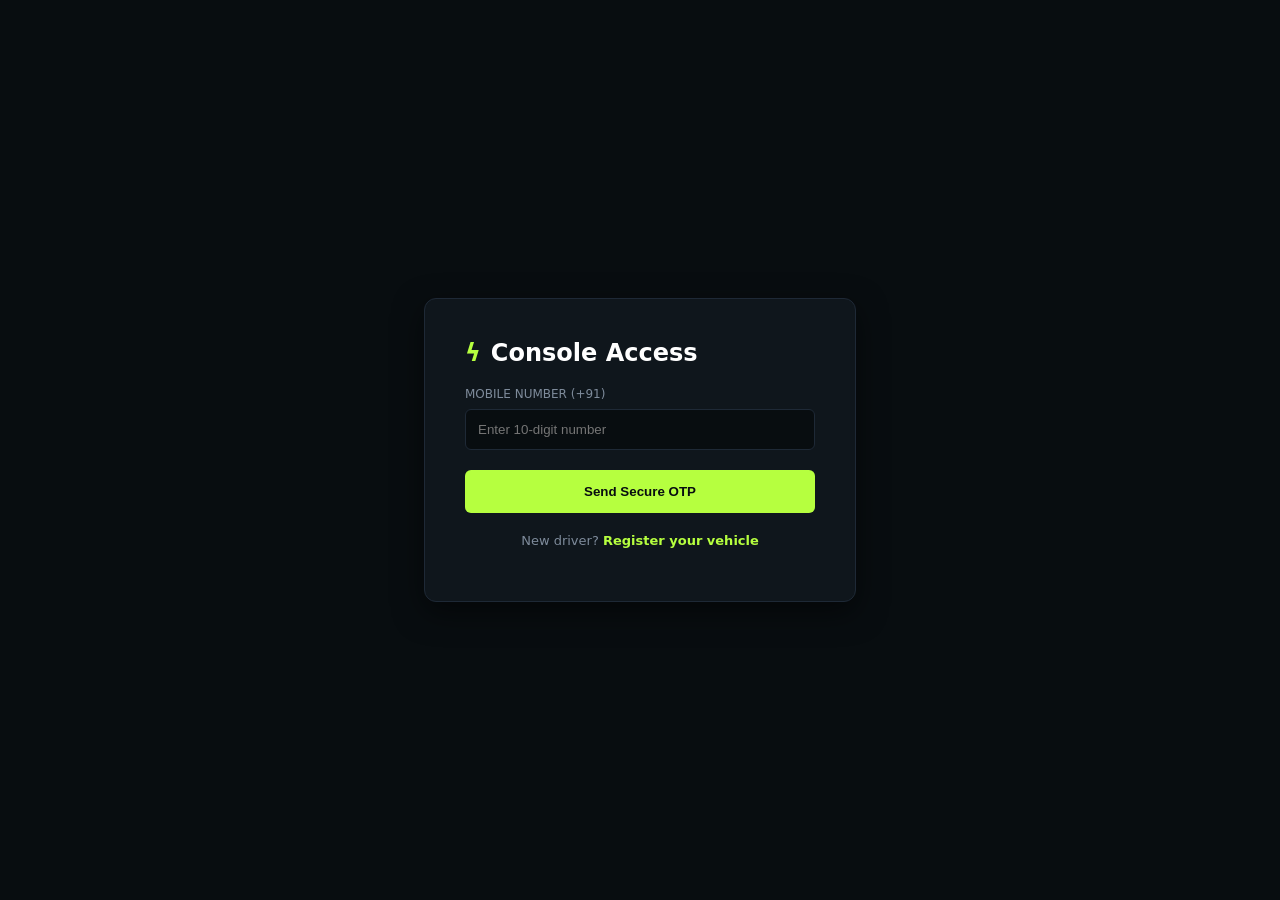
<file: templates/login.html>
<!DOCTYPE html>
<html lang="en">
<head>
<meta charset="UTF-8"><meta name="viewport" content="width=device-width,initial-scale=1.0">
<title>Driver Login</title>
<style>
  :root { --bg: #080d10; --card: #0f161c; --border: #1e2936; --accent: #b6ff3f; --text: #f0f4f8; }
  body { font-family: 'Segoe UI', system-ui, sans-serif; background: var(--bg); color: var(--text); display: flex; justify-content: center; align-items: center; height: 100vh; margin: 0; }
  .box { background: var(--card); border: 1px solid var(--border); padding: 40px; border-radius: 12px; width: 350px; box-shadow: 0 10px 30px rgba(0,0,0,0.5); }
  h2 { margin-top: 0; color: #fff; display: flex; align-items: center; gap: 10px; font-size: 24px; }
  h2 span { color: var(--accent); }
  label { display: block; margin-bottom: 8px; font-size: 12px; text-transform: uppercase; color: #7e8b9b; }
  input { width: 100%; padding: 12px; background: #080d10; border: 1px solid var(--border); border-radius: 6px; color: #fff; margin-bottom: 20px; box-sizing: border-box; }
  button { width: 100%; padding: 14px; background: var(--accent); color: #080d10; font-weight: bold; border: none; border-radius: 6px; cursor: pointer; }
  .err { color: #ff4d4d; font-size: 13px; margin-top: 10px; display: none; }
  #demoOtpDisplay { text-align: center; color: var(--accent); font-weight: bold; margin-bottom: 15px; font-size: 15px; background: #1a2721; padding: 10px; border-radius: 6px; border: 1px dashed var(--accent); }
</style>
</head>
<body>
  <div class="box">
    <h2><span>ϟ</span> Console Access</h2>
    
    <div id="step1">
      <label>Mobile Number (+91)</label>
      <input type="tel" id="mobile" placeholder="Enter 10-digit number">
      <button id="sendBtn">Send Secure OTP</button>
      <div id="err1" class="err"></div>
      <p style="text-align:center; margin-top:20px; font-size:13px; color:#7e8b9b;">New driver? <a href="/register" style="color:#b6ff3f; text-decoration:none; font-weight:bold;">Register your vehicle</a></p>
    </div>

    <div id="step2" style="display:none;">
      <div id="demoOtpDisplay"></div>
      <label>Enter 6-Digit OTP</label>
      <input type="text" id="otp" placeholder="••••••">
      <button id="verifyBtn">Verify & Launch</button>
      <div id="err2" class="err"></div>
    </div>

  </div>
  
  <script>
    document.getElementById("sendBtn").onclick = async () => {
      const mobile = document.getElementById("mobile").value;
      const err = document.getElementById("err1");
      
      const res = await fetch("/api/login", { 
        method: "POST", headers: {"Content-Type":"application/json"}, body: JSON.stringify({mobile}) 
      });
      const data = await res.json();
      
      if(data.success) { 
        document.getElementById("step1").style.display = "none"; 
        document.getElementById("step2").style.display = "block"; 
        // Display the OTP directly in the UI for the demo
        document.getElementById("demoOtpDisplay").textContent = "Demo OTP: " + data.demo_otp;
      } else { 
        err.textContent = data.message; err.style.display = "block"; 
      }
    };

    document.getElementById("verifyBtn").onclick = async () => {
      const mobile = document.getElementById("mobile").value;
      const otp = document.getElementById("otp").value;
      const err = document.getElementById("err2");
      
      const res = await fetch("/api/verify", { 
        method: "POST", headers: {"Content-Type":"application/json"}, body: JSON.stringify({mobile, otp}) 
      });
      const data = await res.json();
      
      if(data.success) {
        window.location.href = data.redirect;
      } else { 
        err.textContent = data.message; err.style.display = "block"; 
      }
    };
  </script>
</body>
</html>
</file>
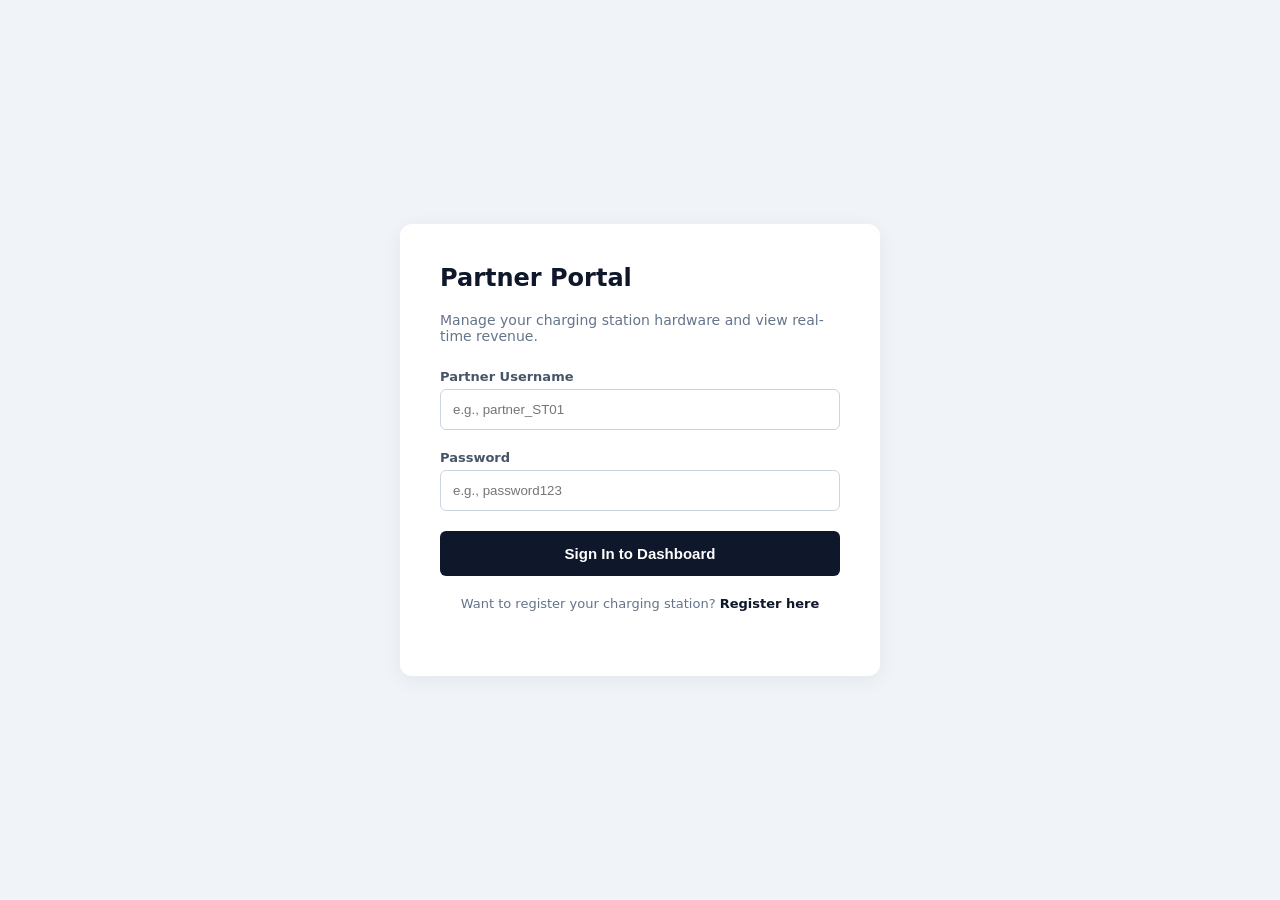
<file: templates/partner_login.html>
<!DOCTYPE html>
<html lang="en">
<head>
<meta charset="UTF-8"><meta name="viewport" content="width=device-width,initial-scale=1.0">
<title>CPO Partner Portal</title>
<style>
  body { font-family: 'Segoe UI', system-ui, sans-serif; background: #f0f4f8; display: flex; justify-content: center; align-items: center; height: 100vh; margin: 0; }
  .login-box { background: white; padding: 40px; border-radius: 12px; box-shadow: 0 4px 20px rgba(0,0,0,0.06); width: 100%; max-width: 400px; }
  h2 { margin-top: 0; color: #0f172a; font-size: 24px; }
  p { color: #64748b; font-size: 14px; margin-bottom: 25px; }
  .form-group { margin-bottom: 20px; }
  label { display: block; margin-bottom: 5px; color: #475569; font-size: 13px; font-weight: bold; }
  input { width: 100%; padding: 12px; border: 1px solid #cbd5e1; border-radius: 6px; box-sizing: border-box; }
  button { width: 100%; padding: 14px; background: #0f172a; color: white; border: none; border-radius: 6px; font-weight: bold; font-size: 15px; cursor: pointer; }
  .err { color: #ef4444; font-size: 13px; margin-top: 10px; display: none; }
</style>
</head>
<body>
  <div class="login-box">
    <h2>Partner Portal</h2>
    <p>Manage your charging station hardware and view real-time revenue.</p>
    <div class="form-group"><label>Partner Username</label><input type="text" id="username" placeholder="e.g., partner_ST01"></div>
    <div class="form-group"><label>Password</label><input type="password" id="password" placeholder="e.g., password123"></div>
    <button id="loginBtn">Sign In to Dashboard</button>
    <div id="loginErr" class="err"></div>
    
    <p style="text-align:center; margin-top:20px; font-size:13px; color:#64748b;">
      Want to register your charging station? <a href="/partner/register" style="color:#0f172a; font-weight:bold; text-decoration:none;">Register here</a>
    </p>
  </div>
  <script>
    document.getElementById("loginBtn").onclick = async () => {
      const u = document.getElementById("username").value;
      const p = document.getElementById("password").value;
      const err = document.getElementById("loginErr");
      const res = await fetch("/api/partner/login", { method: "POST", headers: {"Content-Type":"application/json"}, body: JSON.stringify({username: u, password: p}) });
      const data = await res.json();
      if(data.success) window.location.href = data.redirect;
      else { err.textContent = data.message; err.style.display = "block"; }
    };
  </script>
</body>
</html>
</file>
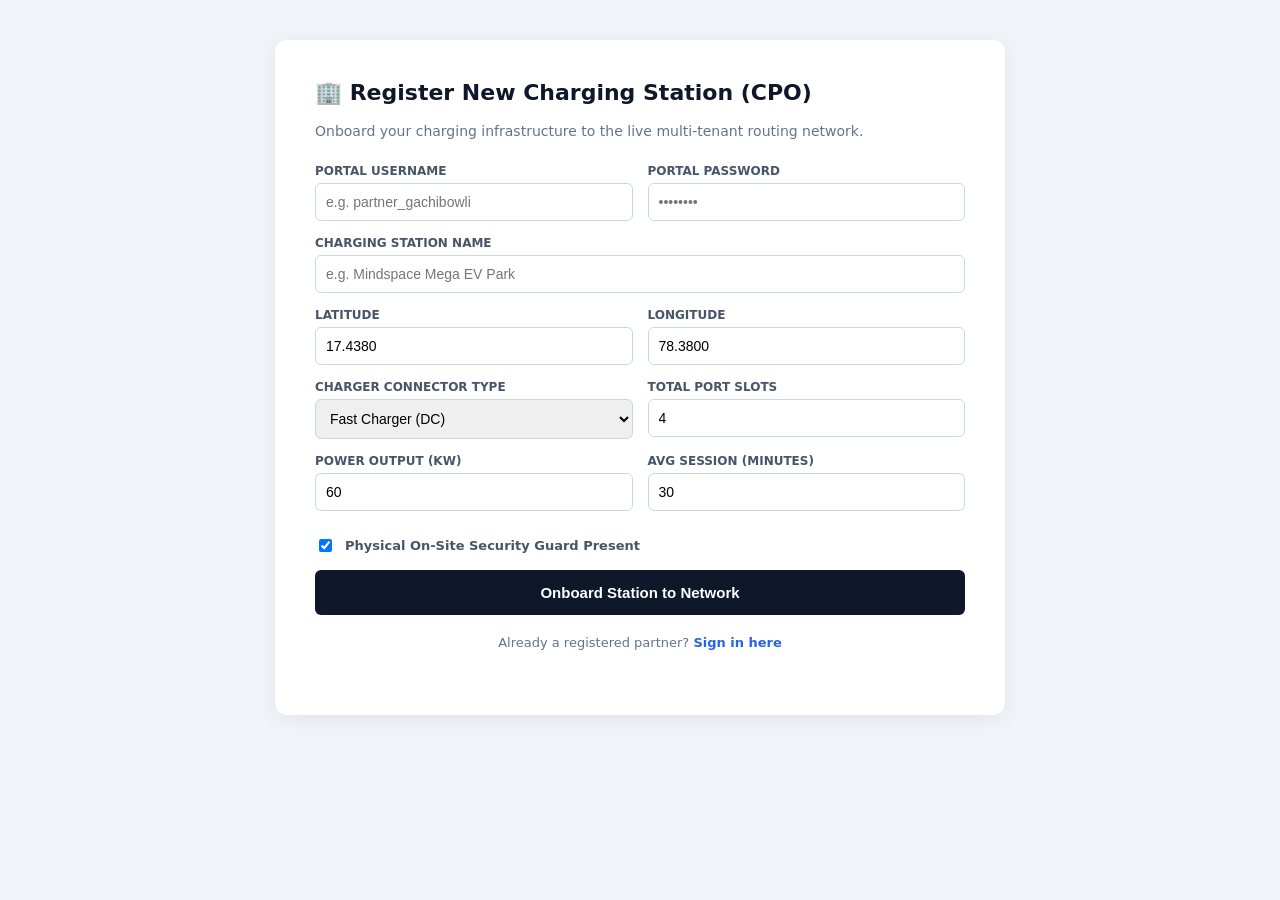
<file: templates/partner_register.html>
<!DOCTYPE html>
<html lang="en">
<head>
<meta charset="UTF-8"><meta name="viewport" content="width=device-width,initial-scale=1.0">
<title>CPO Station Registration - Partner Hub</title>
<style>
  body { font-family: 'Segoe UI', system-ui, sans-serif; background: #f0f4f8; margin: 0; padding: 40px 20px; display: flex; justify-content: center; }
  .container { background: white; border-radius: 12px; box-shadow: 0 4px 20px rgba(0,0,0,0.06); width: 100%; max-width: 650px; padding: 40px; }
  h2 { margin-top: 0; color: #0f172a; font-size: 22px; }
  p { color: #64748b; font-size: 14px; margin-bottom: 25px; }
  .grid-2 { display: grid; grid-template-columns: 1fr 1fr; gap: 15px; }
  .form-group { margin-bottom: 15px; }
  label { display: block; margin-bottom: 5px; color: #475569; font-size: 12px; font-weight: bold; text-transform: uppercase; }
  input, select { width: 100%; padding: 10px; border: 1px solid #cbd5e1; border-radius: 6px; box-sizing: border-box; font-size: 14px; }
  button { width: 100%; padding: 14px; background: #0f172a; color: white; border: none; border-radius: 6px; font-weight: bold; font-size: 15px; cursor: pointer; margin-top: 15px; }
  .err { color: #ef4444; font-size: 13px; margin-top: 10px; display: none; font-weight: bold; }
  .switch-row { display: flex; align-items: center; gap: 10px; margin-top: 10px; }
</style>
</head>
<body>
  <div class="container">
    <h2>🏢 Register New Charging Station (CPO)</h2>
    <p>Onboard your charging infrastructure to the live multi-tenant routing network.</p>

    <div class="grid-2">
      <div class="form-group"><label>Portal Username</label><input type="text" id="pUser" placeholder="e.g. partner_gachibowli" required></div>
      <div class="form-group"><label>Portal Password</label><input type="password" id="pPass" placeholder="••••••••" required></div>
    </div>

    <div class="form-group"><label>Charging Station Name</label><input type="text" id="pName" placeholder="e.g. Mindspace Mega EV Park" required></div>

    <div class="grid-2">
      <div class="form-group"><label>Latitude</label><input type="number" id="pLat" step="0.0001" value="17.4380"></div>
      <div class="form-group"><label>Longitude</label><input type="number" id="pLon" step="0.0001" value="78.3800"></div>
    </div>

    <div class="grid-2">
      <div class="form-group"><label>Charger Connector Type</label>
        <select id="pType"><option value="Fast Charger">Fast Charger (DC)</option><option value="CCS">CCS-2</option><option value="Type 2">Type 2 (AC)</option></select>
      </div>
      <div class="form-group"><label>Total Port Slots</label><input type="number" id="pSlots" value="4" min="1" max="20"></div>
    </div>

    <div class="grid-2">
      <div class="form-group"><label>Power Output (kW)</label><input type="number" id="pKw" value="60"></div>
      <div class="form-group"><label>Avg Session (Minutes)</label><input type="number" id="pMin" value="30"></div>
    </div>

    <div class="switch-row">
      <input type="checkbox" id="pGuard" checked style="width: auto;">
      <label for="pGuard" style="margin: 0; text-transform: none; font-size: 13px;">Physical On-Site Security Guard Present</label>
    </div>

    <button id="pRegBtn">Onboard Station to Network</button>
    <div id="pErr" class="err"></div>

    <p style="text-align: center; margin-top: 20px; font-size: 13px;">Already a registered partner? <a href="/partner" style="color:#2563eb; font-weight: bold; text-decoration: none;">Sign in here</a></p>
  </div>

  <script>
    document.getElementById("pRegBtn").onclick = async () => {
      const payload = {
        username: document.getElementById("pUser").value, password: document.getElementById("pPass").value, station_name: document.getElementById("pName").value,
        lat: document.getElementById("pLat").value, lon: document.getElementById("pLon").value, charger_type: document.getElementById("pType").value,
        total_slots: document.getElementById("pSlots").value, speed_kw: document.getElementById("pKw").value, charging_minutes: document.getElementById("pMin").value, guard_present: document.getElementById("pGuard").checked
      };
      const errBox = document.getElementById("pErr"); errBox.style.display = "none";
      try {
        const res = await fetch("/api/partner/register", { method: "POST", headers: {"Content-Type": "application/json"}, body: JSON.stringify(payload) });
        const data = await res.json();
        if (data.success) window.location.href = data.redirect;
        else { errBox.textContent = data.message; errBox.style.display = "block"; }
      } catch (e) { errBox.textContent = "Server connection error."; errBox.style.display = "block"; }
    };
  </script>
</body>
</html>
</file>
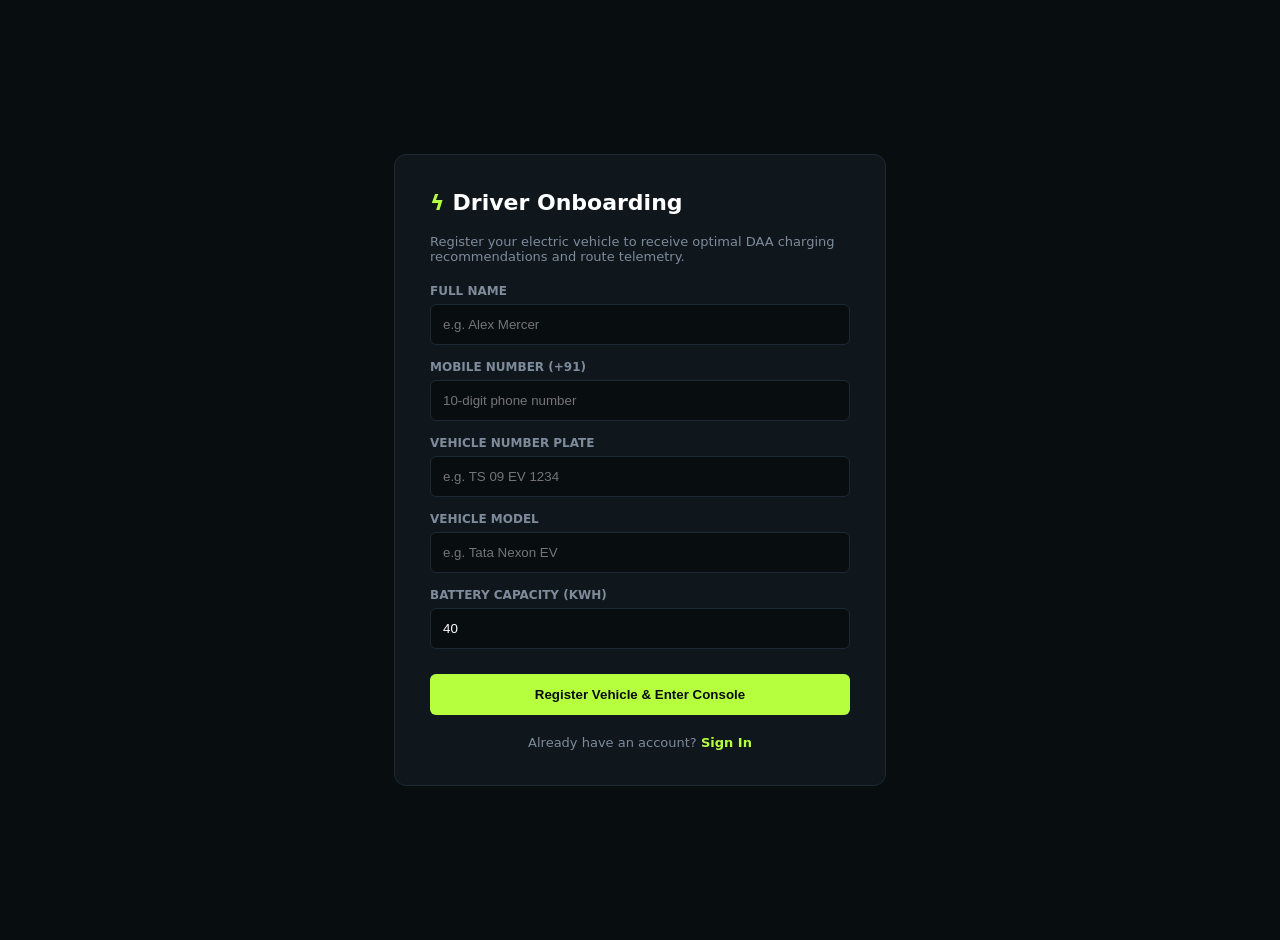
<file: templates/register.html>
<!DOCTYPE html>
<html lang="en">
<head>
<meta charset="UTF-8"><meta name="viewport" content="width=device-width,initial-scale=1.0">
<title>Driver Registration</title>
<link rel="icon" type="image/png" href="MRUH_no_BG.png">
<style>
  :root { --bg: #080d10; --card: #0f161c; --border: #1e2936; --accent: #b6ff3f; --text: #f0f4f8; --muted: #7e8b9b; }
  body { font-family: 'Segoe UI', system-ui, sans-serif; background: var(--bg); color: var(--text); display: flex; justify-content: center; align-items: center; min-height: 100vh; margin: 0; padding: 20px; }
  .box { background: var(--card); border: 1px solid var(--border); padding: 35px; border-radius: 12px; width: 100%; max-width: 420px; }
  h2 { margin-top: 0; color: #fff; display: flex; align-items: center; gap: 8px; font-size: 22px; }
  h2 span { color: var(--accent); }
  p { color: var(--muted); font-size: 13px; margin-bottom: 20px; }
  .form-group { margin-bottom: 15px; }
  label { display: block; margin-bottom: 6px; font-size: 12px; text-transform: uppercase; color: var(--muted); font-weight: 600; }
  input, select { width: 100%; padding: 12px; background: #080d10; border: 1px solid var(--border); border-radius: 6px; color: #fff; box-sizing: border-box; }
  button { width: 100%; padding: 13px; background: var(--accent); color: #080d10; font-weight: bold; border: none; border-radius: 6px; cursor: pointer; margin-top: 10px; }
  .footer-links { text-align: center; margin-top: 20px; font-size: 13px; color: var(--muted); }
  .err { color: #ff4d4d; font-size: 13px; margin-top: 10px; display: none; }
</style>
</head>
<body>
  <div class="box">
    <h2><span>ϟ</span> Driver Onboarding</h2>
    <p>Register your electric vehicle to receive optimal DAA charging recommendations and route telemetry.</p>
    
    <div class="form-group"><label>Full Name</label><input type="text" id="regName" placeholder="e.g. Alex Mercer" required></div>
    <div class="form-group"><label>Mobile Number (+91)</label><input type="tel" id="regMobile" placeholder="10-digit phone number" required></div>
    
    <!-- THE FIX: Added Number Plate Field -->
    <div class="form-group"><label>Vehicle Number Plate</label><input type="text" id="regPlate" placeholder="e.g. TS 09 EV 1234" required></div>
    
    <div class="form-group"><label>Vehicle Model</label><input type="text" id="regVehicle" placeholder="e.g. Tata Nexon EV"></div>
    <div class="form-group"><label>Battery Capacity (kWh)</label><input type="number" id="regBattery" value="40" step="1"></div>
    
    <button id="submitRegBtn">Register Vehicle & Enter Console</button>
    <div id="regErr" class="err"></div>
    <div class="footer-links">Already have an account? <a href="/login" style="color:var(--accent); font-weight:bold; text-decoration:none;">Sign In</a></div>
  </div>
  <script>
    document.getElementById("submitRegBtn").onclick = async () => {
      const name = document.getElementById("regName").value;
      const mobile = document.getElementById("regMobile").value;
      const license_plate = document.getElementById("regPlate").value; // Grab the plate
      const vehicle_model = document.getElementById("regVehicle").value;
      const battery_capacity = document.getElementById("regBattery").value;
      const errBox = document.getElementById("regErr");
      
      errBox.style.display = "none";
      try {
        const res = await fetch("/api/register", { 
          method: "POST", headers: {"Content-Type": "application/json"}, 
          body: JSON.stringify({ name, mobile, license_plate, vehicle_model, battery_capacity }) 
        });
        const data = await res.json();
        if (data.success) window.location.href = data.redirect;
        else { errBox.textContent = data.message; errBox.style.display = "block"; }
      } catch (e) { errBox.textContent = "Network error. Try again."; errBox.style.display = "block"; }
    };
  </script>
</body>
</html>
</file>
